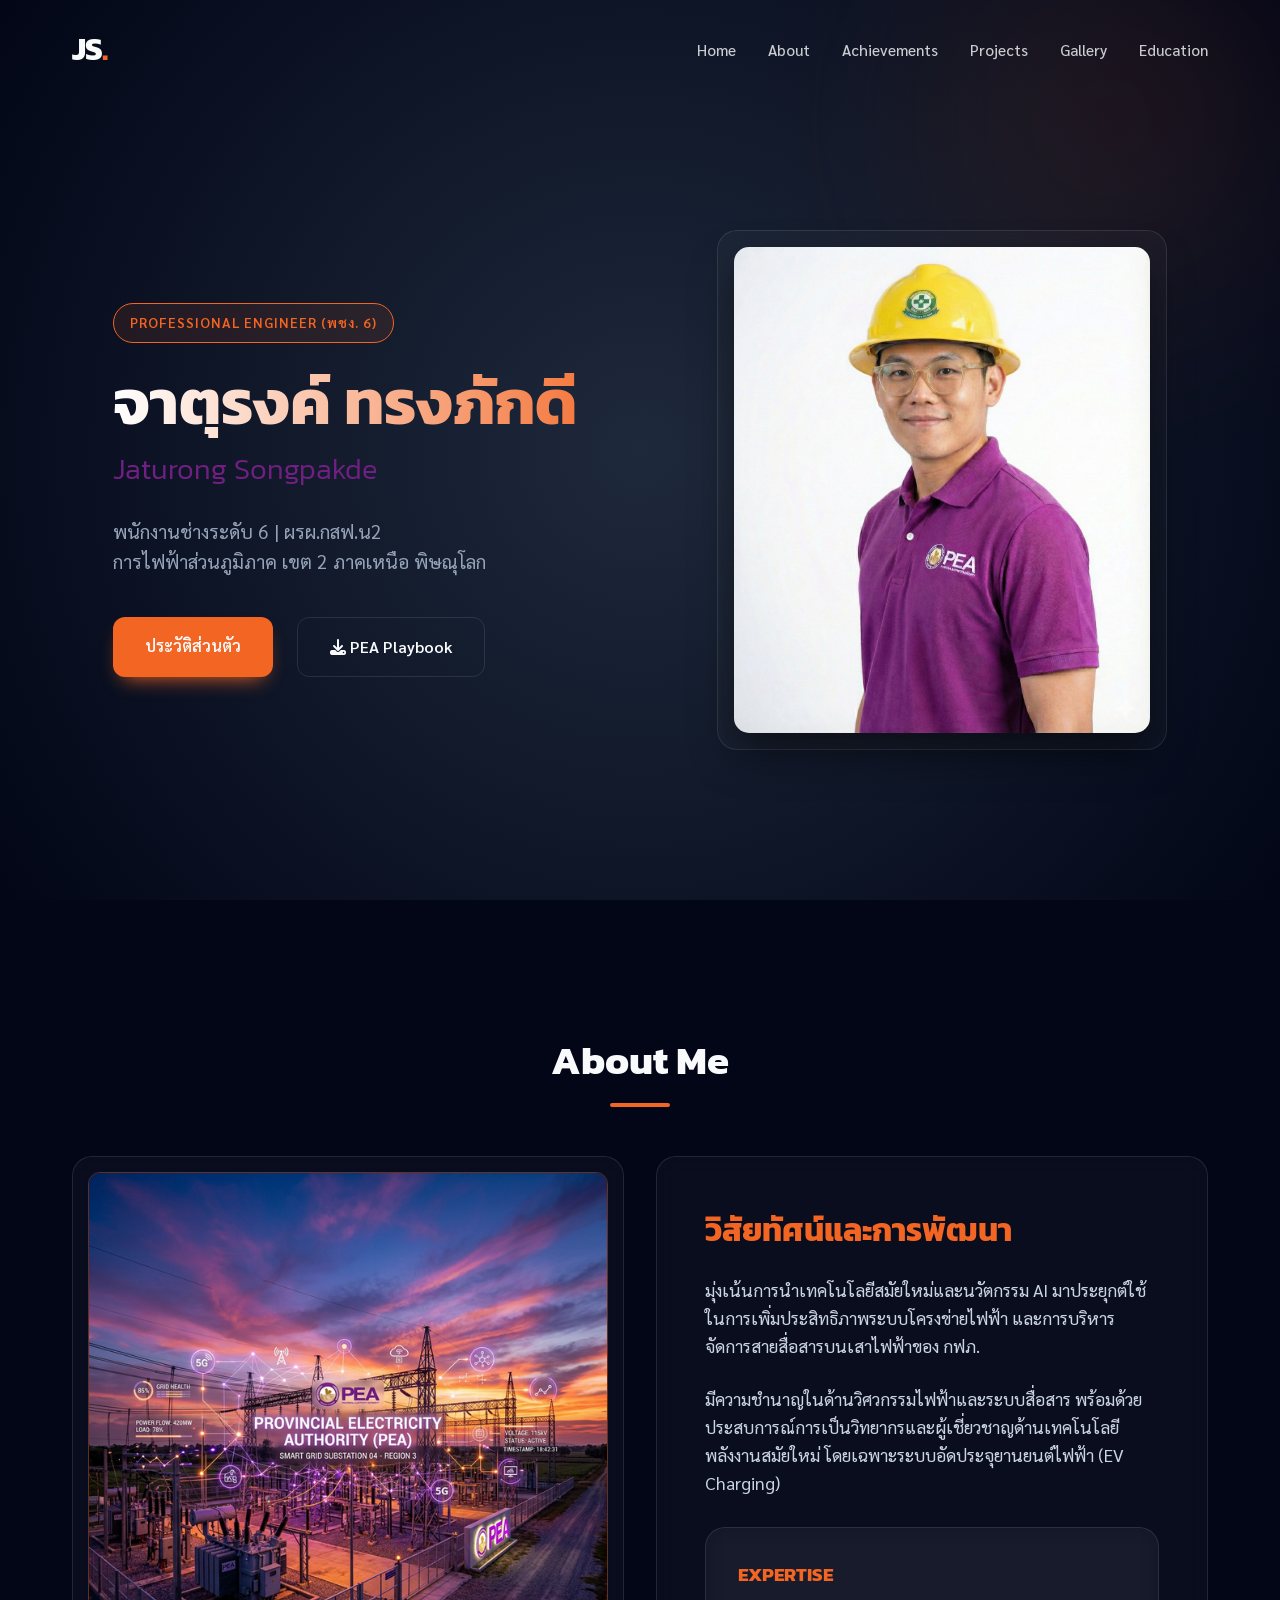
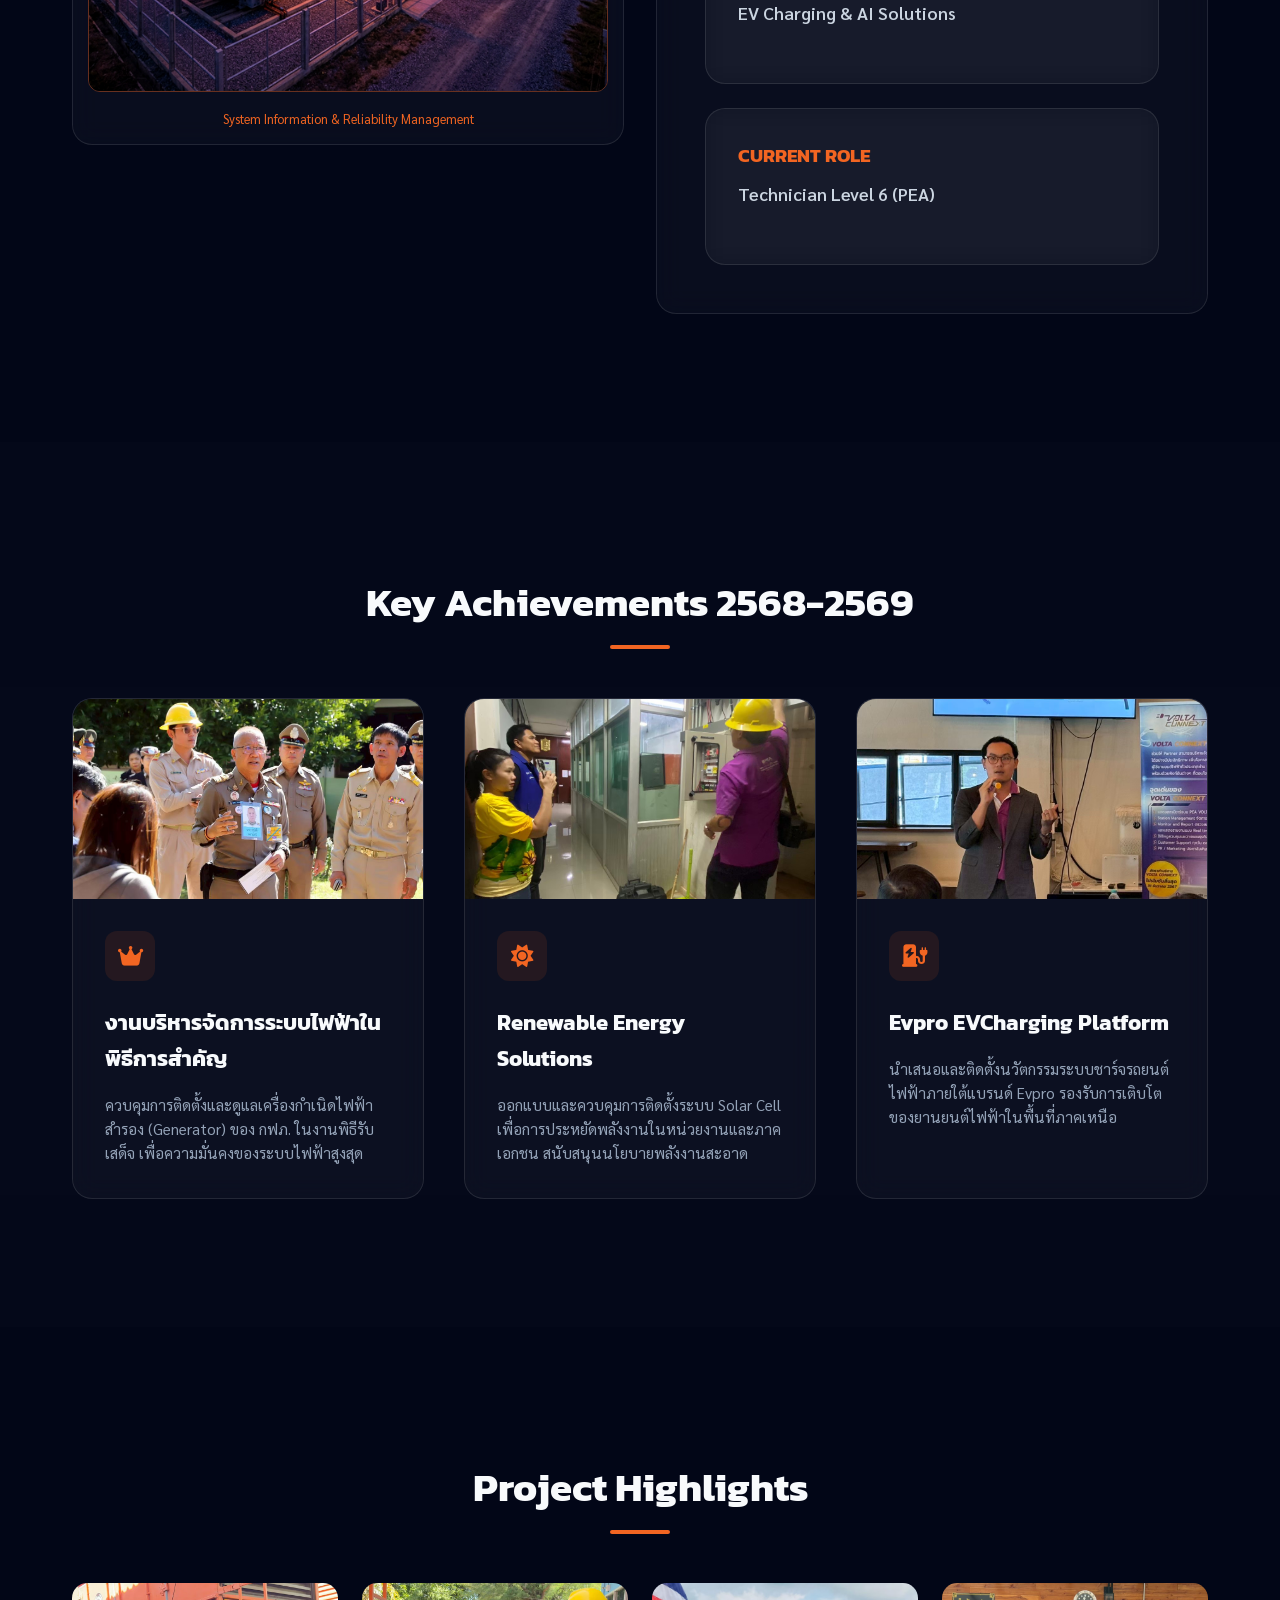
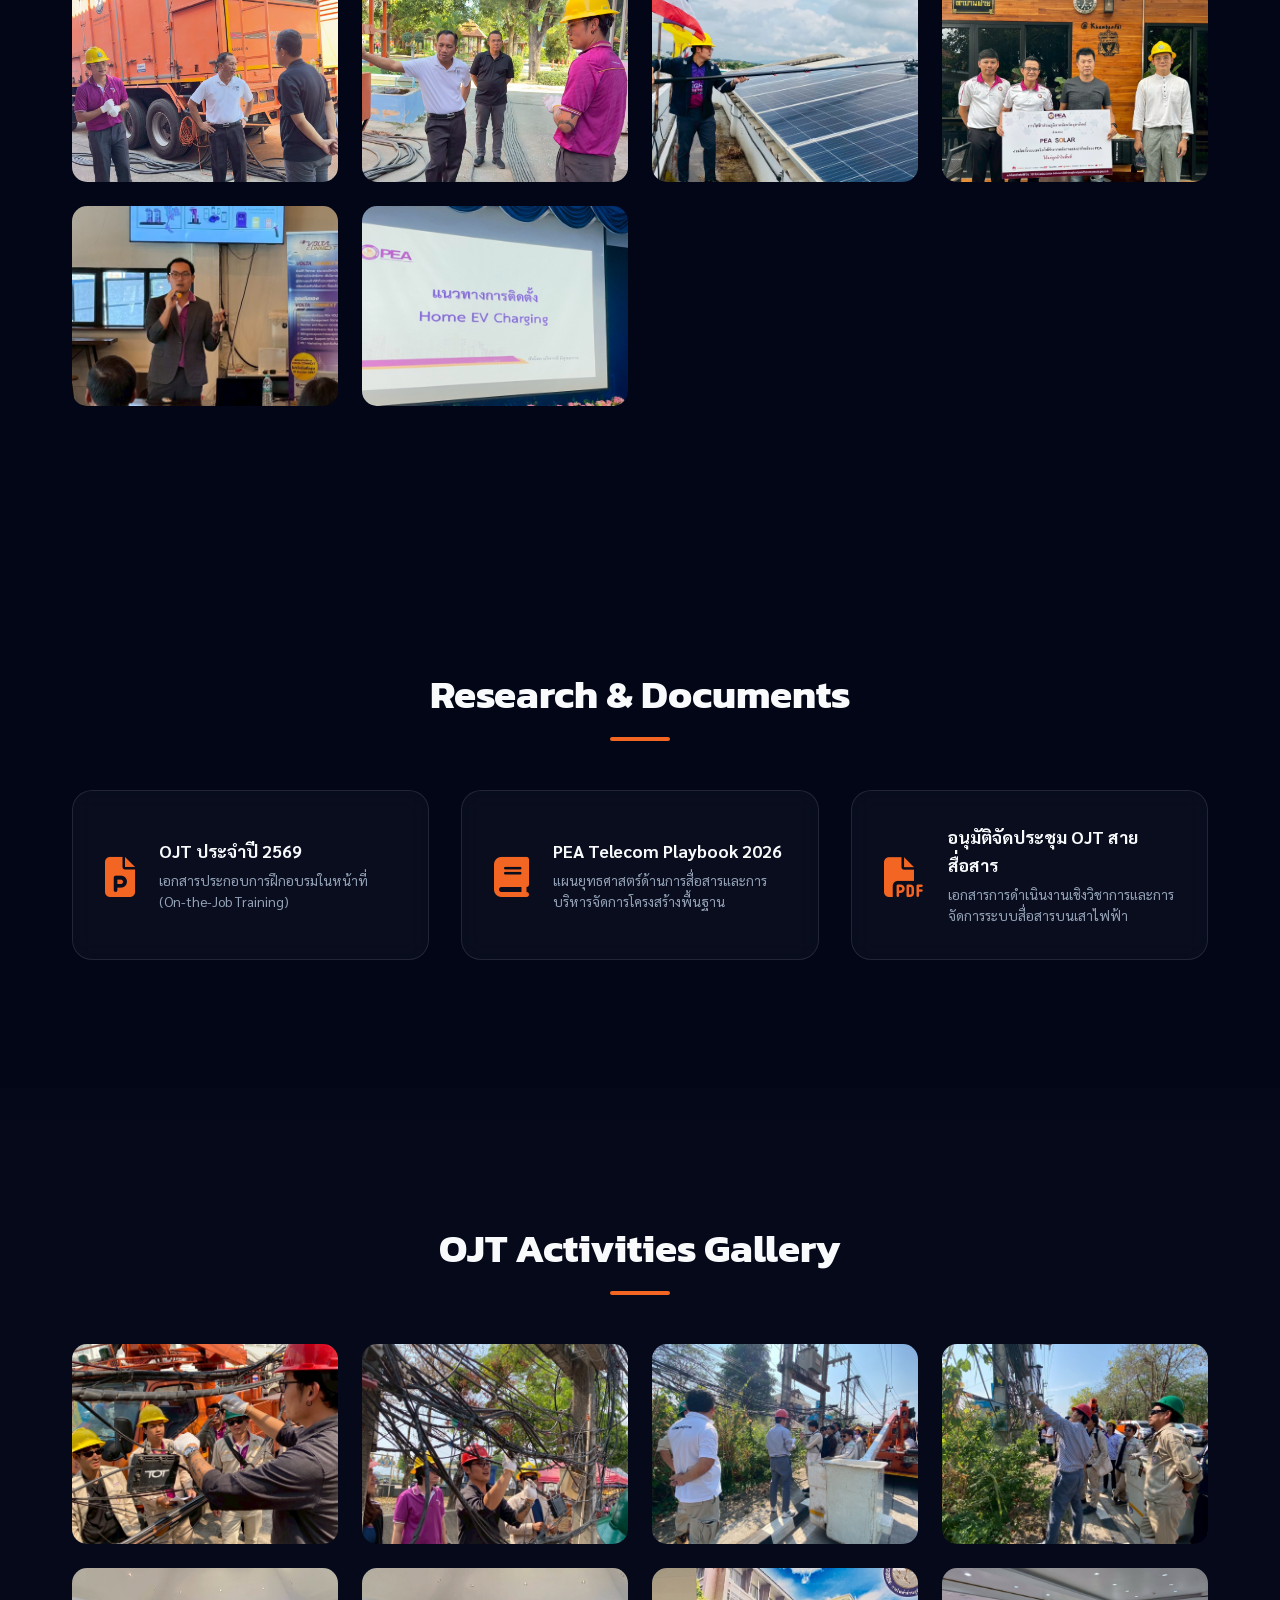
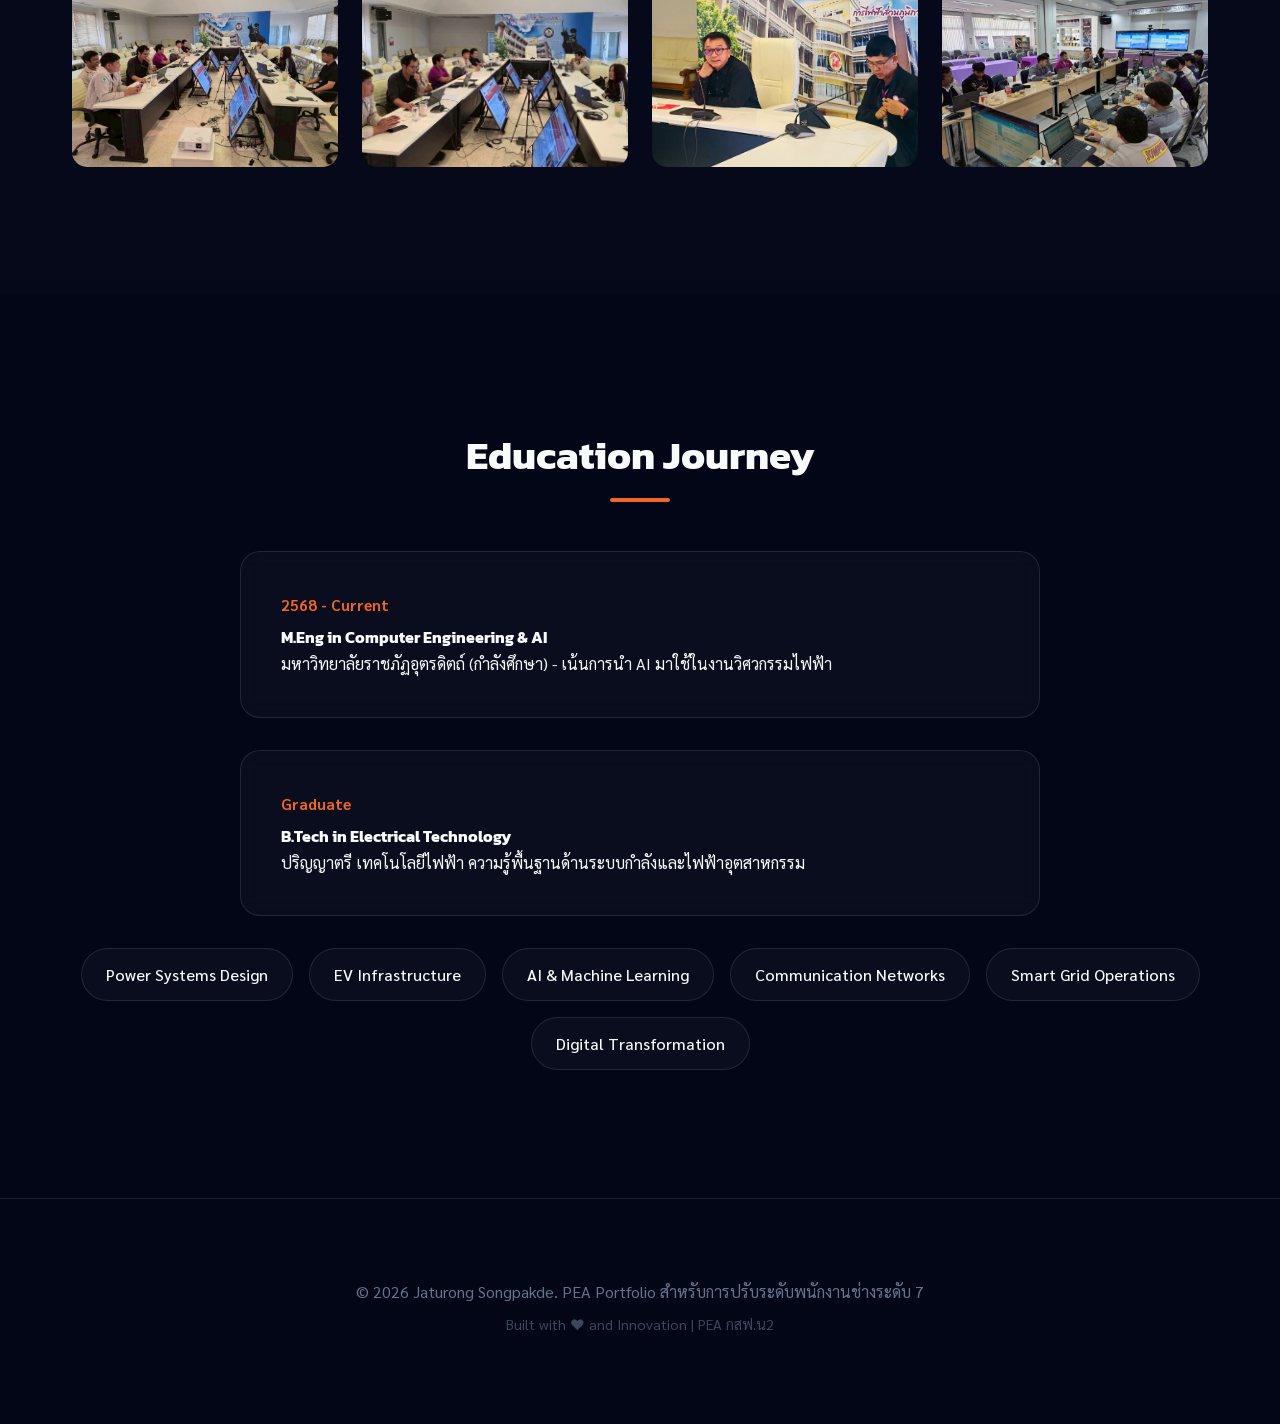
<file: index.html>
<!DOCTYPE html>
<html lang="th">
<head>
    <meta charset="UTF-8">
    <meta name="viewport" content="width=device-width, initial-scale=1.0">
    <title>Jaturong Songpakde | E-Portfolio</title>
    <link rel="stylesheet" href="style.css">
    <!-- Font Awesome -->
    <link rel="stylesheet" href="https://cdnjs.cloudflare.com/ajax/libs/font-awesome/6.4.0/css/all.min.css">
    <!-- AOS Animation Library -->
    <link href="https://unpkg.com/aos@2.3.1/dist/aos.css" rel="stylesheet">
</head>
<body>
    <div class="background-radial"></div>
    
    <!-- Navigation -->
    <nav id="navbar">
        <div class="container">
            <div class="logo">JS<span>.</span></div>
            <ul class="nav-links">
                <li><a href="#home">Home</a></li>
                <li><a href="#about">About</a></li>
                <li><a href="#achievements">Achievements</a></li>
                <li><a href="#projects">Projects</a></li>
                <li><a href="#gallery">Gallery</a></li>
                <li><a href="#education">Education</a></li>
            </ul>
        </div>
    </nav>

    <!-- Hero Section -->
    <header id="home" class="hero">
        <div class="container">
            <div class="hero-content" data-aos="fade-right">
                <span class="badge">Professional Engineer (พชง. 6)</span>
                <h1>จาตุรงค์ ทรงภักดี</h1>
                <h2 class="english-name">Jaturong Songpakde</h2>
                <p class="role">พนักงานช่างระดับ 6 | ผรผ.กสฟ.น2<br>การไฟฟ้าส่วนภูมิภาค เขต 2 ภาคเหนือ พิษณุโลก</p>
                <div class="hero-cta">
                    <a href="#about" class="btn btn-primary">ประวัติส่วนตัว</a>
                    <a href="assets/docs/PEA_Telecom_2026_Playbook.pdf" target="_blank" class="btn btn-outline"><i class="fas fa-download"></i> PEA Playbook</a>
                </div>
            </div>
            <div class="hero-image" data-aos="zoom-in" data-aos-delay="200">
                <div class="image-wrapper glass">
                    <img src="assets/images/profile.jpg" alt="Jaturong Songpakde">
                </div>
            </div>
        </div>
    </header>

    <!-- About Section -->
    <section id="about" class="section">
        <div class="container">
            <h3 class="section-title" data-aos="fade-up">About Me</h3>
            <div class="about-grid" style="grid-template-columns: 1fr 1fr; align-items: start;">
                <div class="about-images" data-aos="fade-right">
                    <div class="glass" style="padding: 15px;">
                        <img src="assets/images/hero.png" alt="Info Graphic" style="width: 100%; border-radius: 12px; border: 1px solid var(--primary-glow);">
                        <p style="text-align: center; margin-top: 10px; font-size: 0.8rem; color: var(--primary);">System Information & Reliability Management</p>
                    </div>
                </div>
                <div class="about-text glass" data-aos="fade-left">
                    <h2 class="kanit" style="font-size: 2rem; margin-bottom: 20px; color: var(--primary);">วิสัยทัศน์และการพัฒนา</h2>
                    <p>มุ่งเน้นการนำเทคโนโลยีสมัยใหม่และนวัตกรรม AI มาประยุกต์ใช้ในการเพิ่มประสิทธิภาพระบบโครงข่ายไฟฟ้า และการบริหารจัดการสายสื่อสารบนเสาไฟฟ้าของ กฟภ.</p>
                    <p>มีความชำนาญในด้านวิศวกรรมไฟฟ้าและระบบสื่อสาร พร้อมด้วยประสบการณ์การเป็นวิทยากรและผู้เชี่ยวชาญด้านเทคโนโลยีพลังงานสมัยใหม่ โดยเฉพาะระบบอัดประจุยานยนต์ไฟฟ้า (EV Charging)</p>
                    
                    <div class="stats-grid" style="margin-top: 30px;">
                        <div class="stat-card glass">
                            <h4>Expertise</h4>
                            <p>EV Charging & AI Solutions</p>
                        </div>
                        <div class="stat-card glass">
                            <h4>Current Role</h4>
                            <p>Technician Level 6 (PEA)</p>
                        </div>
                    </div>
                </div>
            </div>
        </div>
    </section>

    <!-- Achievements Section -->
    <section id="achievements" class="section bg-alt">
        <div class="container">
            <h3 class="section-title" data-aos="fade-up">Key Achievements 2568-2569</h3>
            <div class="cards-container">
                <!-- Achievement: Royal Event -->
                <div class="feature-card glass" data-aos="fade-up" data-aos-delay="100">
                    <div class="card-img-box">
                        <img src="assets/gallery/royal/royal_event 1.jpg" alt="Royal Event">
                    </div>
                    <div class="card-content">
                        <div class="icon-box"><i class="fas fa-crown"></i></div>
                        <h4>งานบริหารจัดการระบบไฟฟ้าในพิธีการสำคัญ</h4>
                        <p>ควบคุมการติดตั้งและดูแลเครื่องกำเนิดไฟฟ้าสำรอง (Generator) ของ กฟภ. ในงานพิธีรับเสด็จ เพื่อความมั่นคงของระบบไฟฟ้าสูงสุด</p>
                    </div>
                </div>
                <!-- Achievement: Solar Cell -->
                <div class="feature-card glass" data-aos="fade-up" data-aos-delay="200">
                    <div class="card-img-box">
                        <img src="assets/gallery/solar/Solar cell1.jpg" alt="Solar Cell Installation">
                    </div>
                    <div class="card-content">
                        <div class="icon-box"><i class="fas fa-sun"></i></div>
                        <h4>Renewable Energy Solutions</h4>
                        <p>ออกแบบและควบคุมการติดตั้งระบบ Solar Cell เพื่อการประหยัดพลังงานในหน่วยงานและภาคเอกชน สนับสนุนนโยบายพลังงานสะอาด</p>
                    </div>
                </div>
                <!-- Achievement: Evpro -->
                <div class="feature-card glass" data-aos="fade-up" data-aos-delay="300">
                    <div class="card-img-box">
                        <img src="assets/gallery/evpro/Evpro.jpg" alt="Evpro EVCharging">
                    </div>
                    <div class="card-content">
                        <div class="icon-box"><i class="fas fa-charging-station"></i></div>
                        <h4>Evpro EVCharging Platform</h4>
                        <p>นำเสนอและติดตั้งนวัตกรรมระบบชาร์จรถยนต์ไฟฟ้าภายใต้แบรนด์ Evpro รองรับการเติบโตของยานยนต์ไฟฟ้าในพื้นที่ภาคเหนือ</p>
                    </div>
                </div>
            </div>
        </div>
    </section>

    <!-- Additional Gallery Section -->
    <section class="section">
        <div class="container">
            <h3 class="section-title" data-aos="fade-up">Project Highlights</h3>
            <div class="gallery-grid">
                <!-- Royal Event Gallery -->
                <div class="gallery-item" data-aos="zoom-in"><img src="assets/gallery/royal/royal_event2.jpg" alt="Royal Event 2"></div>
                <div class="gallery-item" data-aos="zoom-in" data-aos-delay="50"><img src="assets/gallery/royal/royal_event3.jpg" alt="Royal Event 3"></div>
                <!-- Solar Gallery -->
                <div class="gallery-item" data-aos="zoom-in" data-aos-delay="100"><img src="assets/gallery/solar/Solar cell2.jpg" alt="Solar 2"></div>
                <div class="gallery-item" data-aos="zoom-in" data-aos-delay="150"><img src="assets/gallery/solar/Solar cell3.jpg" alt="Solar 3"></div>
                <!-- Evpro Gallery -->
                <div class="gallery-item" data-aos="zoom-in" data-aos-delay="200"><img src="assets/gallery/evpro/Evpro1.jpg" alt="Evpro 1"></div>
                <div class="gallery-item" data-aos="zoom-in" data-aos-delay="250"><img src="assets/gallery/evpro/Evpro2.jpg" alt="Evpro 2"></div>
            </div>
        </div>
    </section>

    <!-- Documents / Specialized Projects Section -->
    <section id="projects" class="section">
        <div class="container">
            <h3 class="section-title" data-aos="fade-up">Research & Documents</h3>
            <div class="docs-list">
                <!-- Doc 1 -->
                <a href="assets/docs/OJT ปี 69pptx_260220_163313_compressed.pdf" target="_blank" class="doc-card glass" data-aos="zoom-in" style="text-decoration: none; color: inherit;">
                    <div class="doc-icon"><i class="fas fa-file-powerpoint"></i></div>
                    <div class="doc-info">
                        <h5>OJT ประจำปี 2569</h5>
                        <p>เอกสารประกอบการฝึกอบรมในหน้าที่ (On-the-Job Training)</p>
                    </div>
                </a>
                <!-- Doc 2 -->
                <a href="assets/docs/PEA_Telecom_2026_Playbook.pdf" target="_blank" class="doc-card glass" data-aos="zoom-in" data-aos-delay="100" style="text-decoration: none; color: inherit;">
                    <div class="doc-icon"><i class="fas fa-book"></i></div>
                    <div class="doc-info">
                        <h5>PEA Telecom Playbook 2026</h5>
                        <p>แผนยุทธศาสตร์ด้านการสื่อสารและการบริหารจัดการโครงสร้างพื้นฐาน</p>
                    </div>
                </a>
                <!-- Doc 3 -->
                <a href="assets/docs/น.2 กบล ธท 184   -ขออนมุัติประชุม OJT เกี่ยวกับสายสื่อสาร.pdf" target="_blank" class="doc-card glass" data-aos="zoom-in" data-aos-delay="200" style="text-decoration: none; color: inherit;">
                    <div class="doc-icon"><i class="fas fa-file-pdf"></i></div>
                    <div class="doc-info">
                        <h5>อนุมัติจัดประชุม OJT สายสื่อสาร</h5>
                        <p>เอกสารการดำเนินงานเชิงวิชาการและการจัดการระบบสื่อสารบนเสาไฟฟ้า</p>
                    </div>
                </a>
            </div>
        </div>
    </section>

    <!-- Gallery Section -->
    <section id="gallery" class="section bg-alt">
        <div class="container">
            <h3 class="section-title" data-aos="fade-up">OJT Activities Gallery</h3>
            <div class="gallery-grid">
                <div class="gallery-item" data-aos="fade-up"><img src="assets/gallery/LINE_ALBUM_ผลงาน_260315_1.jpg" alt="Work Photo 1"></div>
                <div class="gallery-item" data-aos="fade-up" data-aos-delay="50"><img src="assets/gallery/LINE_ALBUM_ผลงาน_260315_2.jpg" alt="Work Photo 2"></div>
                <div class="gallery-item" data-aos="fade-up" data-aos-delay="100"><img src="assets/gallery/LINE_ALBUM_ผลงาน_260315_3.jpg" alt="Work Photo 3"></div>
                <div class="gallery-item" data-aos="fade-up" data-aos-delay="150"><img src="assets/gallery/LINE_ALBUM_ผลงาน_260315_4.jpg" alt="Work Photo 4"></div>
                <div class="gallery-item" data-aos="fade-up" data-aos-delay="200"><img src="assets/gallery/LINE_ALBUM_ผลงาน_260315_5.jpg" alt="Work Photo 5"></div>
                <div class="gallery-item" data-aos="fade-up" data-aos-delay="250"><img src="assets/gallery/LINE_ALBUM_ผลงาน_260315_6.jpg" alt="Work Photo 6"></div>
                <div class="gallery-item" data-aos="fade-up"><img src="assets/gallery/LINE_ALBUM_ผลงาน_260315_7.jpg" alt="Work Photo 7"></div>
                <div class="gallery-item" data-aos="fade-up" data-aos-delay="50"><img src="assets/gallery/LINE_ALBUM_ผลงาน_260315_8.jpg" alt="Work Photo 8"></div>
            </div>
        </div>
    </section>

    <!-- Education Section -->
    <section id="education" class="section">
        <div class="container">
            <h3 class="section-title" data-aos="fade-up">Education Journey</h3>
            <div class="timeline">
                <div class="timeline-item glass" data-aos="fade-right">
                    <span class="year">2568 - Current</span>
                    <h4>M.Eng in Computer Engineering & AI</h4>
                    <p>มหาวิทยาลัยราชภัฏอุตรดิตถ์ (กำลังศึกษา) - เน้นการนำ AI มาใช้ในงานวิศวกรรมไฟฟ้า</p>
                </div>
                <div class="timeline-item glass" data-aos="fade-left">
                    <span class="year">Graduate</span>
                    <h4>B.Tech in Electrical Technology</h4>
                    <p>ปริญญาตรี เทคโนโลยีไฟฟ้า ความรู้พื้นฐานด้านระบบกำลังและไฟฟ้าอุตสาหกรรม</p>
                </div>
            </div>

            <div class="skills-grid" data-aos="fade-up">
                <span class="skill-badge">Power Systems Design</span>
                <span class="skill-badge">EV Infrastructure</span>
                <span class="skill-badge">AI & Machine Learning</span>
                <span class="skill-badge">Communication Networks</span>
                <span class="skill-badge">Smart Grid Operations</span>
                <span class="skill-badge">Digital Transformation</span>
            </div>
        </div>
    </section>

    <footer>
        <div class="container">
            <p>&copy; 2026 Jaturong Songpakde. PEA Portfolio สำหรับการปรับระดับพนักงานช่างระดับ 7</p>
            <p style="opacity: 0.6; font-size: 0.9rem;">Built with ❤️ and Innovation | PEA กสฟ.น2</p>
        </div>
    </footer>

    <!-- Scripts -->
    <script src="https://unpkg.com/aos@2.3.1/dist/aos.js"></script>
    <script>
        AOS.init({
            duration: 800,
            once: true,
            offset: 100
        });

        // Smooth scrolling
        document.querySelectorAll('a[href^="#"]').forEach(anchor => {
            anchor.addEventListener('click', function (e) {
                if (this.getAttribute('href') !== '#') {
                    e.preventDefault();
                    document.querySelector(this.getAttribute('href')).scrollIntoView({
                        behavior: 'smooth'
                    });
                }
            });
        });

        // Navbar scroll effect
        window.addEventListener('scroll', () => {
            const nav = document.getElementById('navbar');
            if (window.scrollY > 50) {
                nav.classList.add('scrolled');
            } else {
                nav.classList.remove('scrolled');
            }
        });
    </script>
</body>
</html>
<!-- Last Update: 03/15/2026 14:02:30 -->
</file>
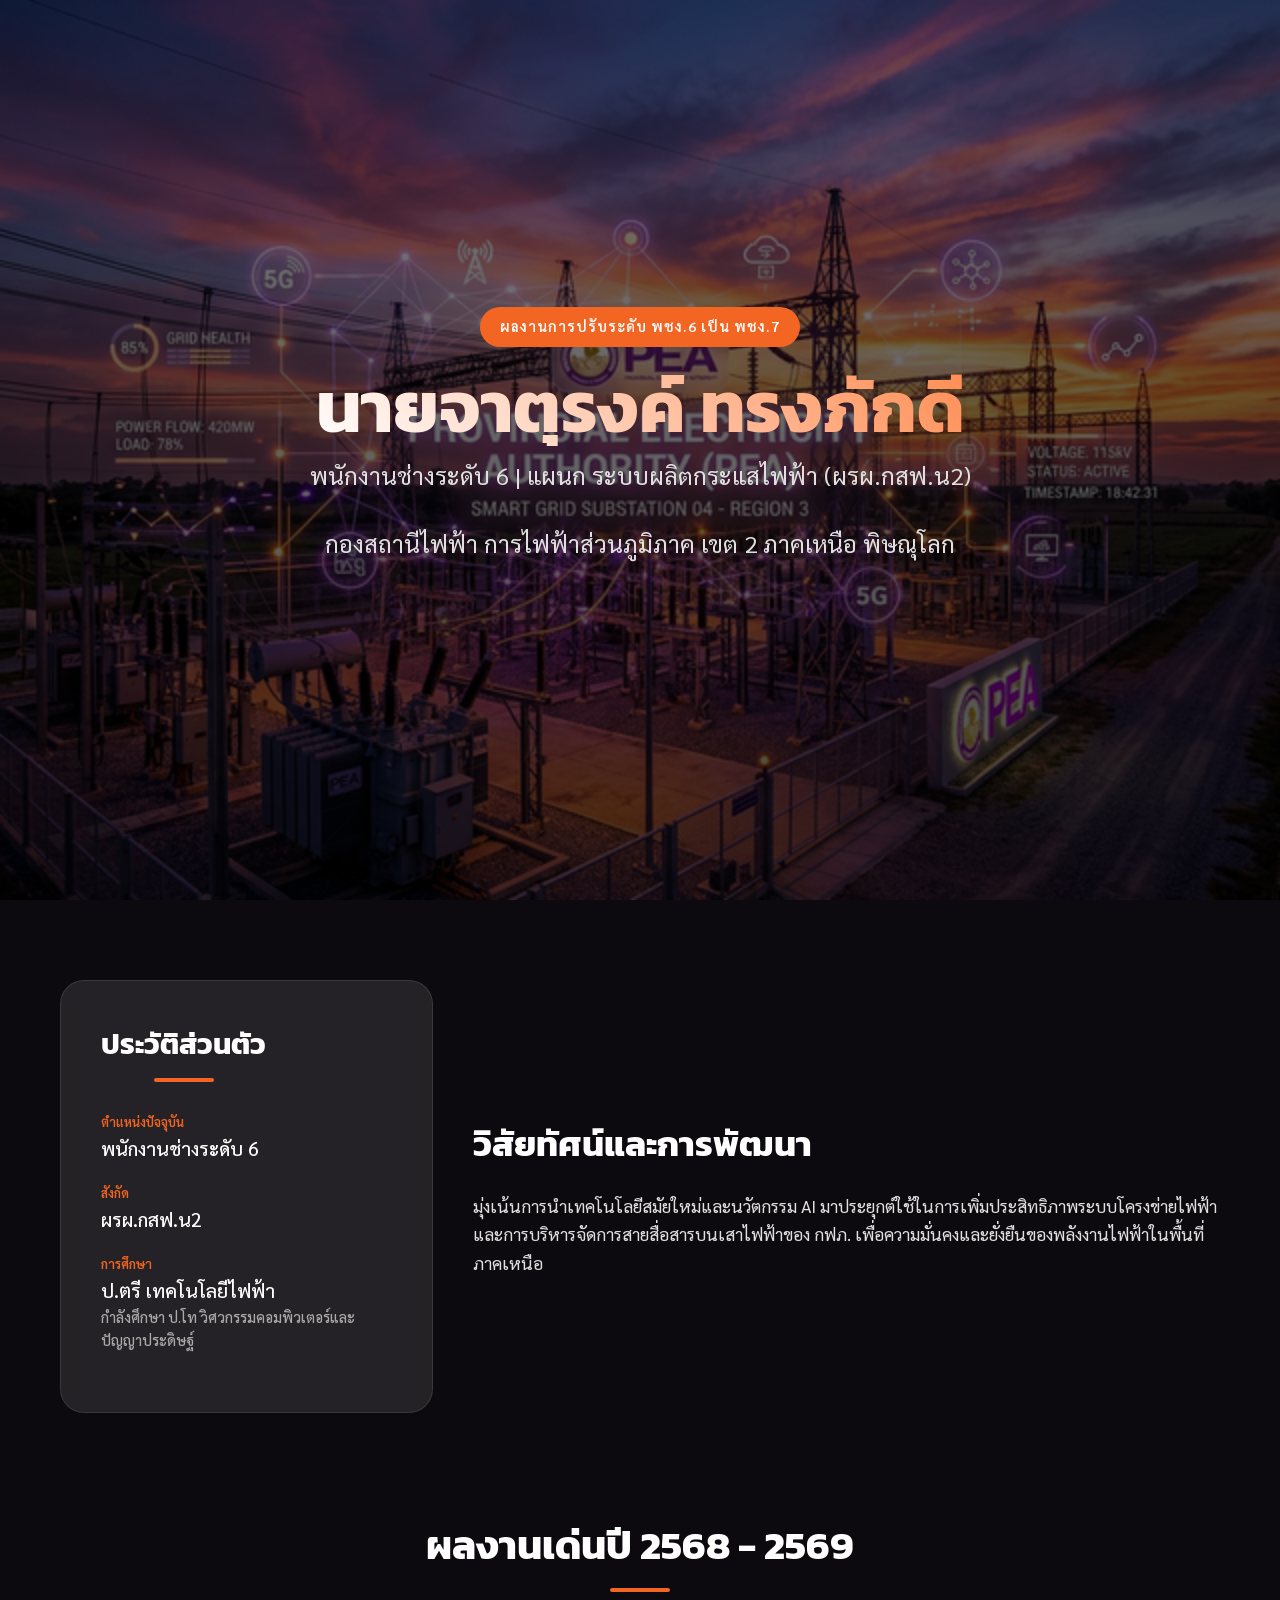
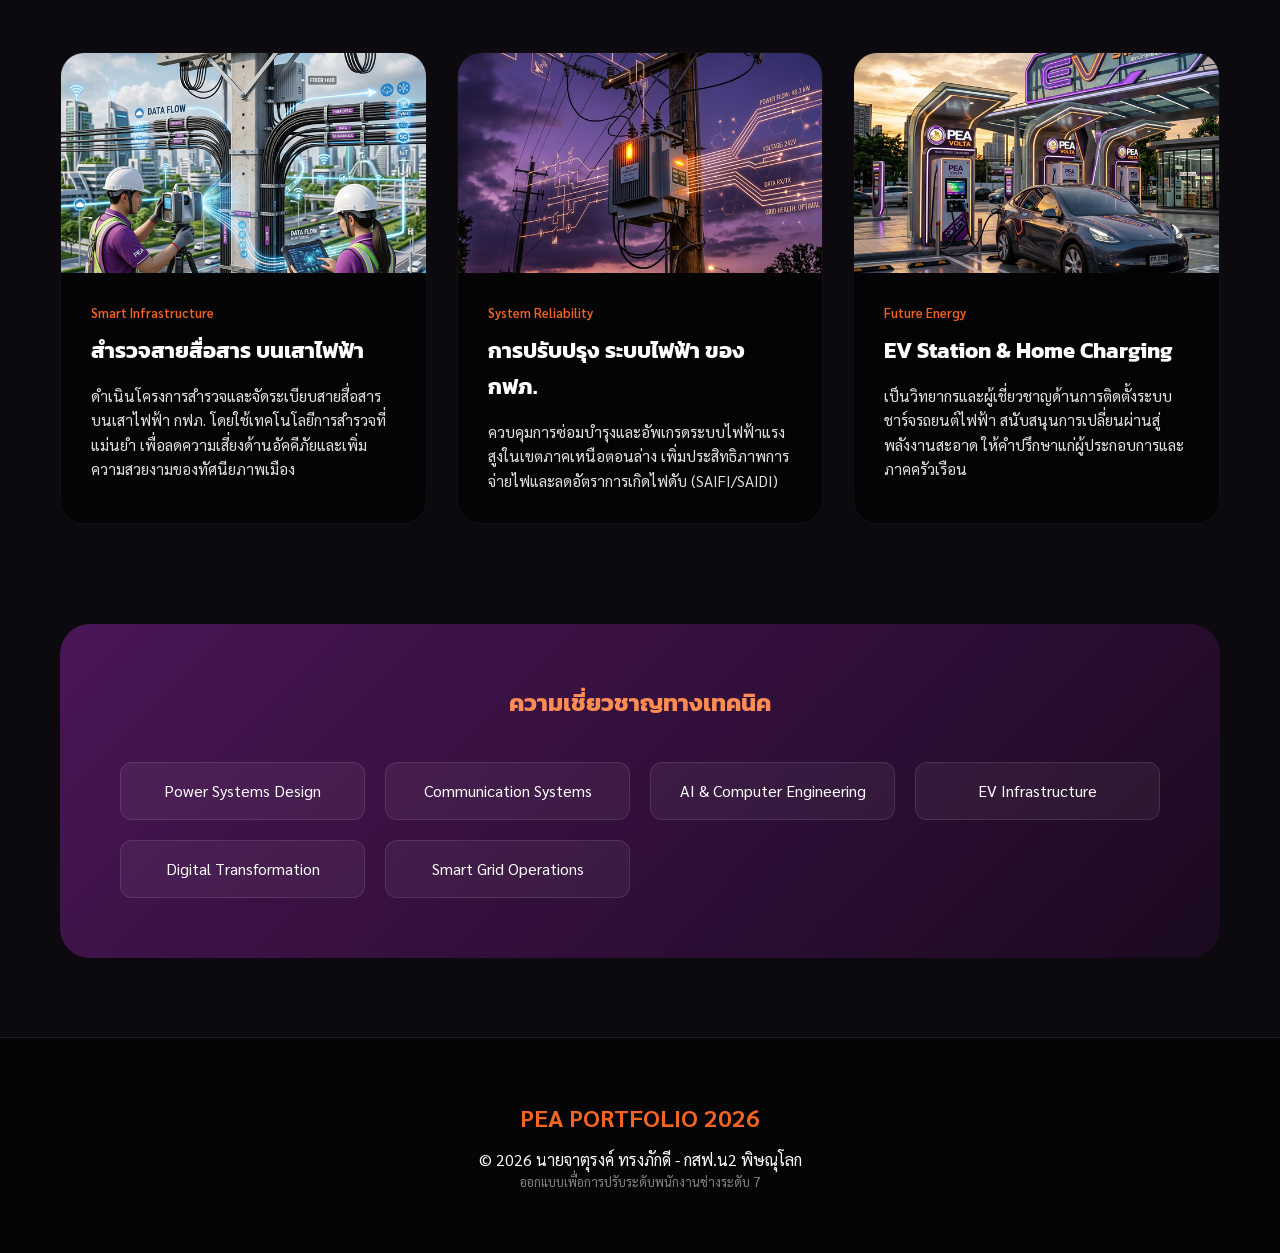
<file: google data/index.html>
<!DOCTYPE html>
<html lang="th">
<head>
    <meta charset="UTF-8">
    <meta name="viewport" content="width=device-width, initial-scale=1.0">
    <title>ผลงานประจำปี 2568-2569 | นายจาตุรงค์ ทรงภักดี</title>
    <link rel="stylesheet" href="style.css">
    <link rel="stylesheet" href="https://cdnjs.cloudflare.com/ajax/libs/font-awesome/6.4.0/css/all.min.css">
    <!-- AOS Animation Library -->
    <link href="https://unpkg.com/aos@2.3.1/dist/aos.css" rel="stylesheet">
</head>
<body>

    <div class="bg-circles">
        <div class="circle circle-1"></div>
        <div class="circle circle-2"></div>
    </div>

    <!-- Hero Section -->
    <section class="hero">
        <div class="hero-content" data-aos="fade-up">
            <span class="badge">ผลงานการปรับระดับ พชง.6 เป็น พชง.7</span>
            <h1>นายจาตุรงค์ ทรงภักดี</h1>
            <p>พนักงานช่างระดับ 6 | แผนก ระบบผลิตกระแสไฟฟ้า (ผรผ.กสฟ.น2)</p>
            <p>กองสถานีไฟฟ้า การไฟฟ้าส่วนภูมิภาค เขต 2 ภาคเหนือ พิษณุโลก</p>
        </div>
    </section>

    <div class="container">
        
        <!-- Profile Section -->
        <section class="profile-grid">
            <div class="profile-info" data-aos="fade-right">
                <div class="section-title" style="text-align: left; margin-bottom: 30px;">
                    <h2 style="font-size: 1.8rem;">ประวัติส่วนตัว</h2>
                </div>
                <div class="info-item">
                    <div class="info-label">ตำแหน่งปัจจุบัน</div>
                    <div class="info-value">พนักงานช่างระดับ 6</div>
                </div>
                <div class="info-item">
                    <div class="info-label">สังกัด</div>
                    <div class="info-value">ผรผ.กสฟ.น2</div>
                </div>
                <div class="info-item">
                    <div class="info-label">การศึกษา</div>
                    <div class="info-value">ป.ตรี เทคโนโลยีไฟฟ้า</div>
                    <div class="info-value" style="font-size: 0.9rem; color: #aaa;">กำลังศึกษา ป.โท วิศวกรรมคอมพิวเตอร์และปัญญาประดิษฐ์</div>
                </div>
            </div>
            
            <div data-aos="fade-left">
                <h2 class="kanit" style="font-size: 2.2rem; margin-bottom: 20px;">วิสัยทัศน์และการพัฒนา</h2>
                <p style="font-size: 1.1rem; color: var(--text-muted);">
                    มุ่งเน้นการนำเทคโนโลยีสมัยใหม่และนวัตกรรม AI มาประยุกต์ใช้ในการเพิ่มประสิทธิภาพระบบโครงข่ายไฟฟ้า 
                    และการบริหารจัดการสายสื่อสารบนเสาไฟฟ้าของ กฟภ. เพื่อความมั่นคงและยั่งยืนของพลังงานไฟฟ้าในพื้นที่ภาคเหนือ
                </p>
            </div>
        </section>

        <!-- Achievements Section -->
        <section id="achievements">
            <div class="section-title" data-aos="zoom-in">
                <h2>ผลงานเด่นปี 2568 - 2569</h2>
            </div>

            <div class="achievements-grid">
                <!-- Topic 1 -->
                <div class="card" data-aos="fade-up" data-aos-delay="100">
                    <div class="card-img">
                        <img src="images/cables.png" alt="สำรวจสายสื่อสาร">
                    </div>
                    <div class="card-body">
                        <span class="card-tag">Smart Infrastructure</span>
                        <h3>สำรวจสายสื่อสาร บนเสาไฟฟ้า</h3>
                        <p>ดำเนินโครงการสำรวจและจัดระเบียบสายสื่อสารบนเสาไฟฟ้า กฟภ. โดยใช้เทคโนโลยีการสำรวจที่แม่นยำ เพื่อลดความเสี่ยงด้านอัคคีภัยและเพิ่มความสวยงามของทัศนียภาพเมือง</p>
                    </div>
                </div>

                <!-- Topic 2 -->
                <div class="card" data-aos="fade-up" data-aos-delay="200">
                    <div class="card-img">
                        <img src="images/grid.png" alt="ปรับปรุงระบบไฟฟ้า">
                    </div>
                    <div class="card-body">
                        <span class="card-tag">System Reliability</span>
                        <h3>การปรับปรุง ระบบไฟฟ้า ของ กฟภ.</h3>
                        <p>ควบคุมการซ่อมบำรุงและอัพเกรดระบบไฟฟ้าแรงสูงในเขตภาคเหนือตอนล่าง เพิ่มประสิทธิภาพการจ่ายไฟและลดอัตราการเกิดไฟดับ (SAIFI/SAIDI)</p>
                    </div>
                </div>

                <!-- Topic 3 -->
                <div class="card" data-aos="fade-up" data-aos-delay="300">
                    <div class="card-img">
                        <img src="images/ev.png" alt="EV Station">
                    </div>
                    <div class="card-body">
                        <span class="card-tag">Future Energy</span>
                        <h3>EV Station & Home Charging</h3>
                        <p>เป็นวิทยากรและผู้เชี่ยวชาญด้านการติดตั้งระบบชาร์จรถยนต์ไฟฟ้า สนับสนุนการเปลี่ยนผ่านสู่พลังงานสะอาด ให้คำปรึกษาแก่ผู้ประกอบการและภาคครัวเรือน</p>
                    </div>
                </div>
            </div>
        </section>

        <!-- Technical Skills / Knowledge -->
        <section class="skills-container" data-aos="flip-up">
            <h2 class="kanit" style="text-align: center; margin-bottom: 40px; color: var(--pea-orange-glow);">ความเชี่ยวชาญทางเทคนิค</h2>
            <div class="skills-grid">
                <div class="skill-tag">Power Systems Design</div>
                <div class="skill-tag">Communication Systems</div>
                <div class="skill-tag">AI & Computer Engineering</div>
                <div class="skill-tag">EV Infrastructure</div>
                <div class="skill-tag">Digital Transformation</div>
                <div class="skill-tag">Smart Grid Operations</div>
            </div>
        </section>

    </div>

    <footer>
        <div class="footer-logo">PEA PORTFOLIO 2026</div>
        <p>© 2026 นายจาตุรงค์ ทรงภักดี - กสฟ.น2 พิษณุโลก</p>
        <p style="font-size: 0.8rem; opacity: 0.5;">ออกแบบเพื่อการปรับระดับพนักงานช่างระดับ 7</p>
    </footer>

    <!-- Scripts -->
    <script src="https://unpkg.com/aos@2.3.1/dist/aos.js"></script>
    <script>
        AOS.init({
            duration: 1000,
            once: true,
            easing: 'ease-out-back'
        });
    </script>
</body>
</html>
</file>
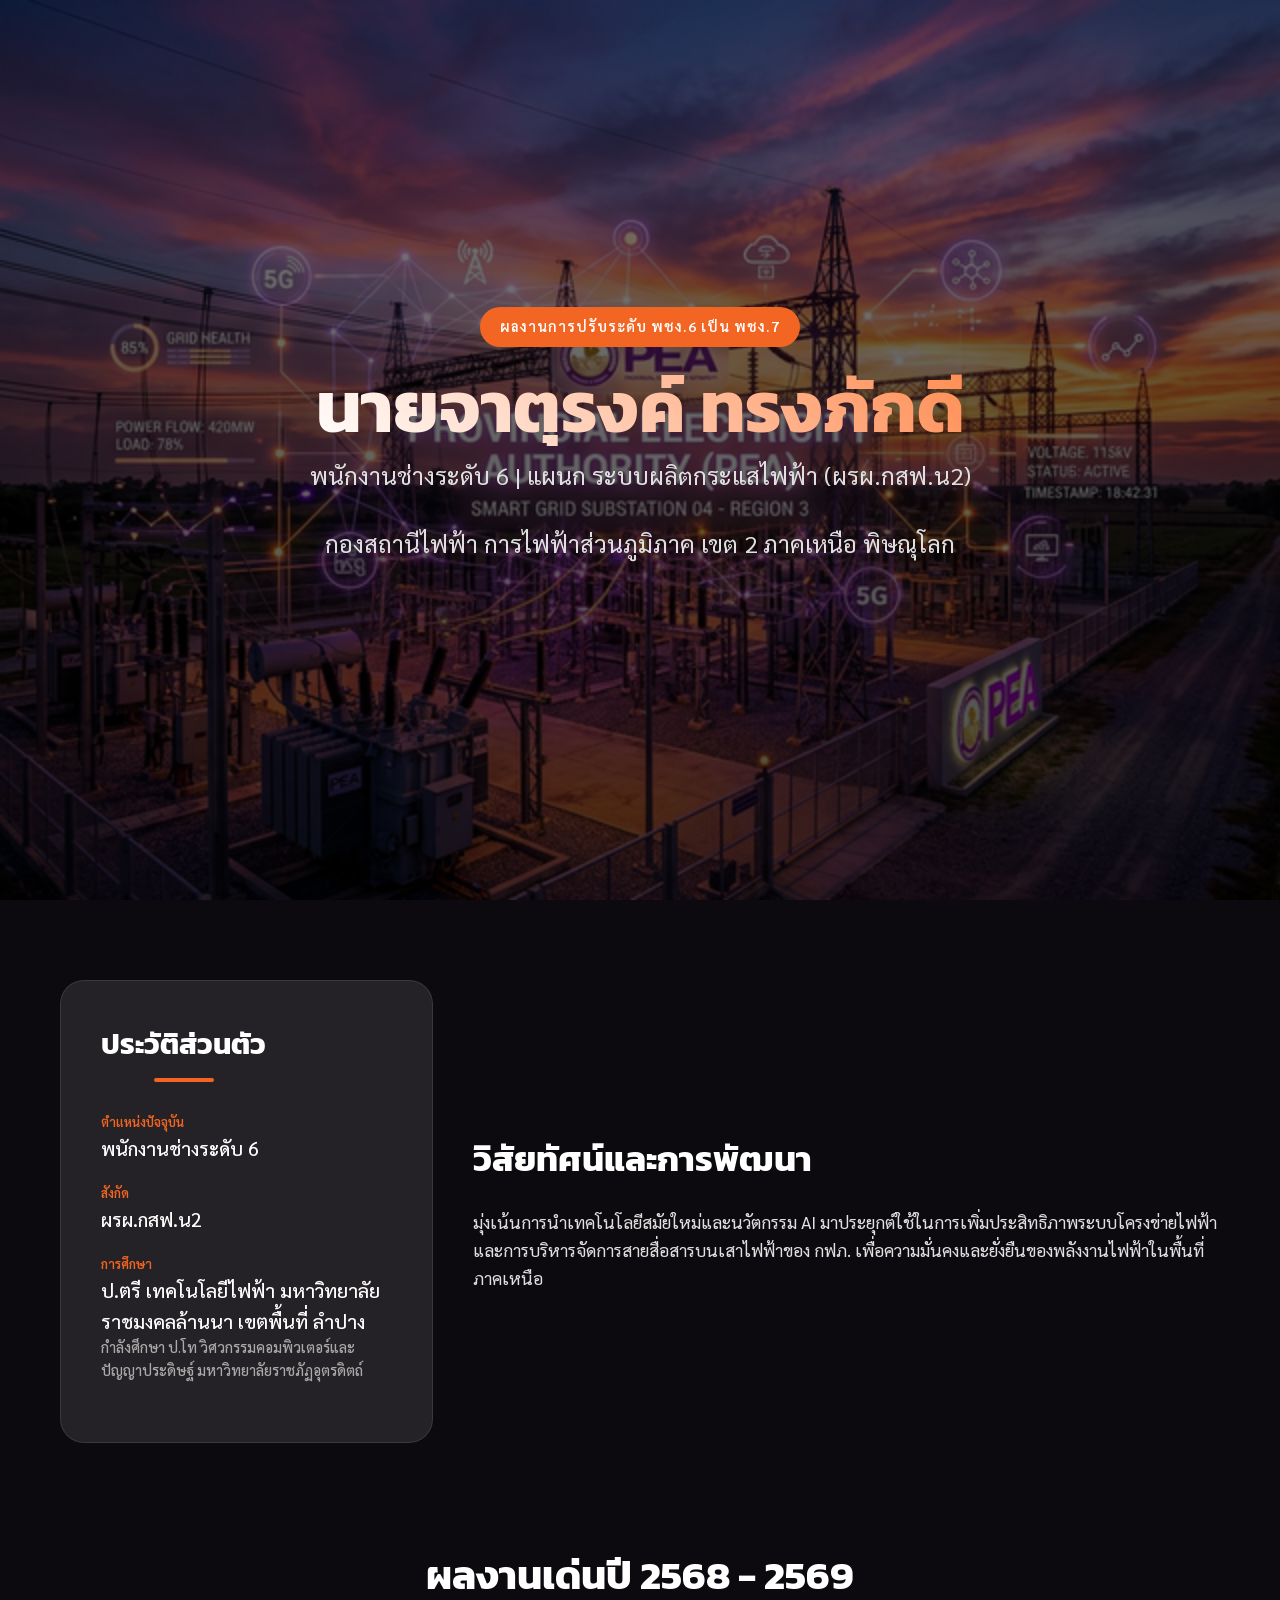
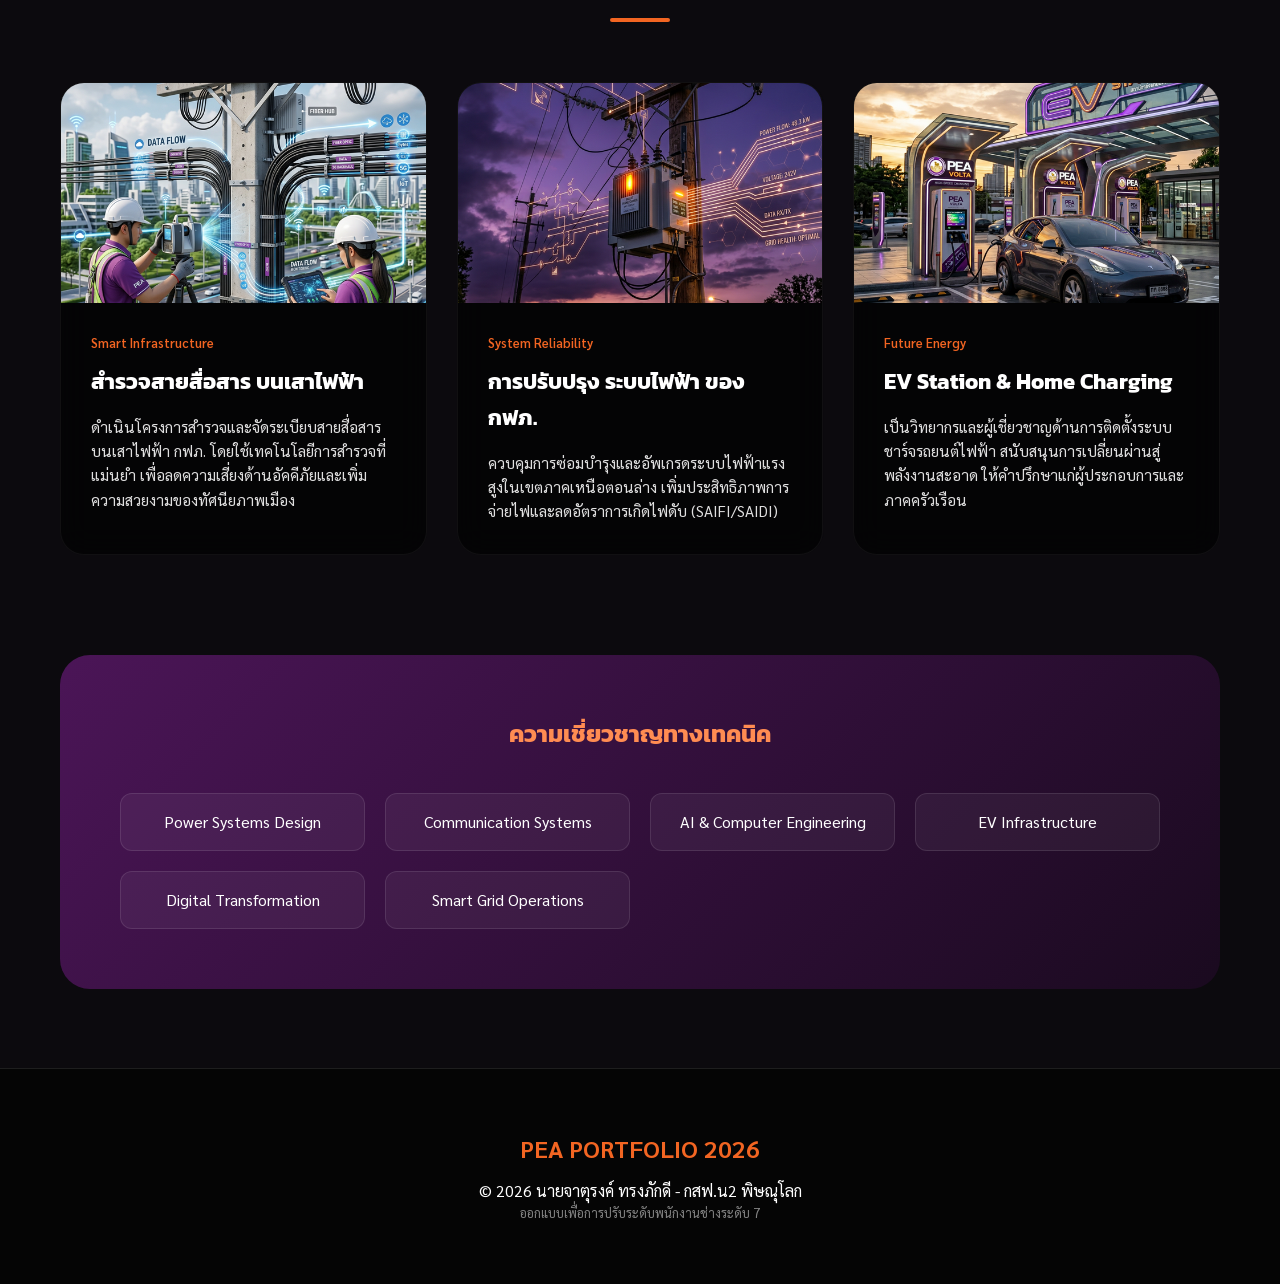
<file: Mark 2/portfolio/index.html>
<!DOCTYPE html>
<html lang="th">
<head>
    <meta charset="UTF-8">
    <meta name="viewport" content="width=device-width, initial-scale=1.0">
    <title>ผลงานประจำปี 2568-2569 | นายจาตุรงค์ ทรงภักดี</title>
    <link rel="stylesheet" href="style.css">
    <link rel="stylesheet" href="https://cdnjs.cloudflare.com/ajax/libs/font-awesome/6.4.0/css/all.min.css">
    <!-- AOS Animation Library -->
    <link href="https://unpkg.com/aos@2.3.1/dist/aos.css" rel="stylesheet">
</head>
<body>

    <div class="bg-circles">
        <div class="circle circle-1"></div>
        <div class="circle circle-2"></div>
    </div>

    <!-- Hero Section -->
    <section class="hero">
        <div class="hero-content" data-aos="fade-up">
            <span class="badge">ผลงานการปรับระดับ พชง.6 เป็น พชง.7</span>
            <h1>นายจาตุรงค์ ทรงภักดี</h1>
            <p>พนักงานช่างระดับ 6 | แผนก ระบบผลิตกระแสไฟฟ้า (ผรผ.กสฟ.น2)</p>
            <p>กองสถานีไฟฟ้า การไฟฟ้าส่วนภูมิภาค เขต 2 ภาคเหนือ พิษณุโลก</p>
        </div>
    </section>

    <div class="container">
        
        <!-- Profile Section -->
        <section class="profile-grid">
            <div class="profile-info" data-aos="fade-right">
                <div class="section-title" style="text-align: left; margin-bottom: 30px;">
                    <h2 style="font-size: 1.8rem;">ประวัติส่วนตัว</h2>
                </div>
                <div class="info-item">
                    <div class="info-label">ตำแหน่งปัจจุบัน</div>
                    <div class="info-value">พนักงานช่างระดับ 6</div>
                </div>
                <div class="info-item">
                    <div class="info-label">สังกัด</div>
                    <div class="info-value">ผรผ.กสฟ.น2</div>
                </div>
                <div class="info-item">
                    <div class="info-label">การศึกษา</div>
                    <div class="info-value">ป.ตรี เทคโนโลยีไฟฟ้า มหาวิทยาลัยราชมงคลล้านนา เขตพื้นที่ ลำปาง </div>
                    <div class="info-value" style="font-size: 0.9rem; color: #aaa;">กำลังศึกษา ป.โท วิศวกรรมคอมพิวเตอร์และปัญญาประดิษฐ์ มหาวิทยาลัยราชภัฏอุตรดิตถ์ </div>
                </div>
            </div>
            
            <div data-aos="fade-left">
                <h2 class="kanit" style="font-size: 2.2rem; margin-bottom: 20px;">วิสัยทัศน์และการพัฒนา</h2>
                <p style="font-size: 1.1rem; color: var(--text-muted);">
                    มุ่งเน้นการนำเทคโนโลยีสมัยใหม่และนวัตกรรม AI มาประยุกต์ใช้ในการเพิ่มประสิทธิภาพระบบโครงข่ายไฟฟ้า 
                    และการบริหารจัดการสายสื่อสารบนเสาไฟฟ้าของ กฟภ. เพื่อความมั่นคงและยั่งยืนของพลังงานไฟฟ้าในพื้นที่ภาคเหนือ
                </p>
            </div>
        </section>

        <!-- Achievements Section -->
        <section id="achievements">
            <div class="section-title" data-aos="zoom-in">
                <h2>ผลงานเด่นปี 2568 - 2569</h2>
            </div>

            <div class="achievements-grid">
                <!-- Topic 1 -->
                <div class="card" data-aos="fade-up" data-aos-delay="100">
                    <div class="card-img">
                        <img src="images/cables.png" alt="สำรวจสายสื่อสาร">
                    </div>
                    <div class="card-body">
                        <span class="card-tag">Smart Infrastructure</span>
                        <h3>สำรวจสายสื่อสาร บนเสาไฟฟ้า</h3>
                        <p>ดำเนินโครงการสำรวจและจัดระเบียบสายสื่อสารบนเสาไฟฟ้า กฟภ. โดยใช้เทคโนโลยีการสำรวจที่แม่นยำ เพื่อลดความเสี่ยงด้านอัคคีภัยและเพิ่มความสวยงามของทัศนียภาพเมือง</p>
                    </div>
                </div>

                <!-- Topic 2 -->
                <div class="card" data-aos="fade-up" data-aos-delay="200">
                    <div class="card-img">
                        <img src="images/grid.png" alt="ปรับปรุงระบบไฟฟ้า">
                    </div>
                    <div class="card-body">
                        <span class="card-tag">System Reliability</span>
                        <h3>การปรับปรุง ระบบไฟฟ้า ของ กฟภ.</h3>
                        <p>ควบคุมการซ่อมบำรุงและอัพเกรดระบบไฟฟ้าแรงสูงในเขตภาคเหนือตอนล่าง เพิ่มประสิทธิภาพการจ่ายไฟและลดอัตราการเกิดไฟดับ (SAIFI/SAIDI)</p>
                    </div>
                </div>

                <!-- Topic 3 -->
                <div class="card" data-aos="fade-up" data-aos-delay="300">
                    <div class="card-img">
                        <img src="images/ev.png" alt="EV Station">
                    </div>
                    <div class="card-body">
                        <span class="card-tag">Future Energy</span>
                        <h3>EV Station & Home Charging</h3>
                        <p>เป็นวิทยากรและผู้เชี่ยวชาญด้านการติดตั้งระบบชาร์จรถยนต์ไฟฟ้า สนับสนุนการเปลี่ยนผ่านสู่พลังงานสะอาด ให้คำปรึกษาแก่ผู้ประกอบการและภาคครัวเรือน</p>
                    </div>
                </div>
            </div>
        </section>

        <!-- Technical Skills / Knowledge -->
        <section class="skills-container" data-aos="flip-up">
            <h2 class="kanit" style="text-align: center; margin-bottom: 40px; color: var(--pea-orange-glow);">ความเชี่ยวชาญทางเทคนิค</h2>
            <div class="skills-grid">
                <div class="skill-tag">Power Systems Design</div>
                <div class="skill-tag">Communication Systems</div>
                <div class="skill-tag">AI & Computer Engineering</div>
                <div class="skill-tag">EV Infrastructure</div>
                <div class="skill-tag">Digital Transformation</div>
                <div class="skill-tag">Smart Grid Operations</div>
            </div>
        </section>

    </div>

    <footer>
        <div class="footer-logo">PEA PORTFOLIO 2026</div>
        <p>© 2026 นายจาตุรงค์ ทรงภักดี - กสฟ.น2 พิษณุโลก</p>
        <p style="font-size: 0.8rem; opacity: 0.5;">ออกแบบเพื่อการปรับระดับพนักงานช่างระดับ 7</p>
    </footer>

    <!-- Scripts -->
    <script src="https://unpkg.com/aos@2.3.1/dist/aos.js"></script>
    <script>
        AOS.init({
            duration: 1000,
            once: true,
            easing: 'ease-out-back'
        });
    </script>
</body>
</html>
</file>
<file: style.css>
@import url('https://fonts.googleapis.com/css2?family=Inter:wght@300;400;600;700&family=Outfit:wght@300;400;600;700&family=Kanit:wght@300;400;600;700&family=Sarabun:wght@300;400;600&display=swap');

:root {
    --primary: #f26522; /* PEA Orange */
    --primary-glow: rgba(242, 101, 34, 0.4);
    --secondary: #702082; /* PEA Purple */
    --secondary-glow: rgba(112, 32, 130, 0.4);
    --dark: #0f172a;
    --darker: #020617;
    --light: #f8fafc;
    --glass: rgba(255, 255, 255, 0.03);
    --glass-border: rgba(255, 255, 255, 0.1);
    --accent: #ffd700;
}

* {
    margin: 0;
    padding: 0;
    box-sizing: border-box;
}

body {
    font-family: 'Sarabun', 'Inter', sans-serif;
    background-color: var(--darker);
    color: var(--light);
    line-height: 1.6;
    overflow-x: hidden;
}

h1, h2, h3, h4, .logo, .kanit {
    font-family: 'Kanit', 'Outfit', sans-serif;
}

.container {
    max-width: 1200px;
    margin: 0 auto;
    padding: 0 2rem;
}

.glass {
    background: var(--glass);
    backdrop-filter: blur(12px);
    -webkit-backdrop-filter: blur(12px);
    border: 1px solid var(--glass-border);
    border-radius: 20px;
    transition: all 0.3s ease;
}

.glass:hover {
    border-color: var(--primary);
    box-shadow: 0 0 20px var(--primary-glow);
}

/* Background Effects */
.background-radial {
    position: fixed;
    top: 0;
    left: 0;
    width: 100vw;
    height: 100vh;
    background: radial-gradient(circle at 50% 50%, #1e293b 0%, #020617 100%);
    z-index: -1;
}

.background-radial::after {
    content: '';
    position: absolute;
    top: -20%;
    right: -10%;
    width: 600px;
    height: 600px;
    background: radial-gradient(circle, var(--primary-glow) 0%, transparent 70%);
    filter: blur(80px);
    opacity: 0.3;
}

/* Navbar */
#navbar {
    position: fixed;
    top: 0;
    width: 100%;
    z-index: 1000;
    padding: 1.5rem 0;
    transition: all 0.4s ease;
}

#navbar.scrolled {
    padding: 1rem 0;
    background: rgba(2, 6, 23, 0.8);
    backdrop-filter: blur(10px);
    border-bottom: 1px solid var(--glass-border);
}

#navbar .container {
    display: flex;
    justify-content: space-between;
    align-items: center;
}

.logo {
    font-size: 2rem;
    font-weight: 700;
    letter-spacing: -1px;
}

.logo span {
    color: var(--primary);
}

.nav-links {
    display: flex;
    list-style: none;
    gap: 2rem;
}

.nav-links a {
    text-decoration: none;
    color: var(--light);
    font-weight: 500;
    font-size: 0.95rem;
    opacity: 0.8;
    transition: 0.3s;
}

.nav-links a:hover {
    color: var(--primary);
    opacity: 1;
}

/* Hero Section */
.hero {
    min-height: 100vh;
    display: flex;
    align-items: center;
    padding-top: 80px;
}

.hero .container {
    display: grid;
    grid-template-columns: 1.2fr 1fr;
    gap: 4rem;
    align-items: center;
}

.badge {
    display: inline-block;
    padding: 0.5rem 1rem;
    background: rgba(242, 101, 34, 0.1);
    border: 1px solid var(--primary);
    color: var(--primary);
    border-radius: 50px;
    font-size: 0.85rem;
    font-weight: 600;
    margin-bottom: 1.5rem;
    text-transform: uppercase;
    letter-spacing: 1px;
}

.hero h1 {
    font-size: 4rem;
    line-height: 1.1;
    margin-bottom: 0.5rem;
    background: linear-gradient(to right, #fff, #f26522);
    -webkit-background-clip: text;
    -webkit-text-fill-color: transparent;
}

.english-name {
    font-size: 1.8rem;
    color: var(--secondary);
    margin-bottom: 1.5rem;
    font-weight: 300;
}

.role {
    font-size: 1.2rem;
    color: #94a3b8;
    margin-bottom: 2.5rem;
    max-width: 600px;
}

.hero-cta {
    display: flex;
    gap: 1.5rem;
}

.btn {
    padding: 1rem 2rem;
    border-radius: 12px;
    font-weight: 600;
    text-decoration: none;
    transition: 0.3s;
    text-align: center;
}

.btn-primary {
    background: var(--primary);
    color: var(--light);
    box-shadow: 0 10px 20px -10px var(--primary);
}

.btn-primary:hover {
    transform: translateY(-3px);
    filter: brightness(1.1);
}

.btn-outline {
    border: 1px solid var(--glass-border);
    color: var(--light);
}

.btn-outline:hover {
    background: var(--glass);
    border-color: var(--primary);
}

.hero-image .image-wrapper {
    position: relative;
    padding: 1rem;
    max-width: 450px;
}

.hero-image img {
    width: 100%;
    border-radius: 15px;
    display: block;
    box-shadow: 0 20px 40px rgba(0,0,0,0.5);
}

/* Sections */
.section {
    padding: 8rem 0;
}

.section-title {
    font-size: 2.5rem;
    margin-bottom: 4rem;
    text-align: center;
    position: relative;
}

.section-title::after {
    content: '';
    position: absolute;
    bottom: -15px;
    left: 50%;
    transform: translateX(-50%);
    width: 60px;
    height: 4px;
    background: var(--primary);
    border-radius: 2px;
}

.bg-alt {
    background: rgba(255, 255, 255, 0.01);
}

/* About Grid */
.about-grid {
    display: grid;
    grid-template-columns: 1.5fr 1fr;
    gap: 2rem;
}

.about-text {
    padding: 3rem;
    font-size: 1.1rem;
    color: #cbd5e1;
}

.about-text p {
    margin-bottom: 1.5rem;
}

.stats-grid {
    display: grid;
    gap: 1.5rem;
}

.stat-card {
    padding: 2rem;
    text-align: left;
}

.stat-card h4 {
    color: var(--primary);
    font-size: 1.2rem;
    margin-bottom: 0.5rem;
    text-transform: uppercase;
}

.stat-card p {
    font-size: 1.1rem;
    font-weight: 600;
}

/* Achievements */
.cards-container {
    display: grid;
    grid-template-columns: repeat(auto-fit, minmax(320px, 1fr));
    gap: 2.5rem;
}

.feature-card {
    padding: 0;
    overflow: hidden;
}

.card-img-box {
    height: 200px;
    overflow: hidden;
}

.card-img-box img {
    width: 100%;
    height: 100%;
    object-fit: cover;
    transition: 0.5s;
}

.feature-card:hover .card-img-box img {
    transform: scale(1.1);
}

.card-content {
    padding: 2rem;
}

.icon-box {
    width: 50px;
    height: 50px;
    background: rgba(242, 101, 34, 0.1);
    color: var(--primary);
    border-radius: 12px;
    display: flex;
    align-items: center;
    justify-content: center;
    font-size: 1.4rem;
    margin-bottom: 1.5rem;
}

.feature-card h4 {
    margin-bottom: 1rem;
    font-size: 1.4rem;
}

.feature-card p {
    color: #94a3b8;
    font-size: 0.95rem;
}

/* Gallery Section */
.gallery-grid {
    display: grid;
    grid-template-columns: repeat(auto-fill, minmax(250px, 1fr));
    gap: 1.5rem;
}

.gallery-item {
    aspect-ratio: 4/3;
    overflow: hidden;
    border-radius: 15px;
    cursor: pointer;
}

.gallery-item img {
    width: 100%;
    height: 100%;
    object-fit: cover;
    transition: 0.3s;
}

.gallery-item:hover img {
    transform: scale(1.1);
    filter: brightness(1.2);
}

/* Docs Section */
.docs-list {
    display: grid;
    grid-template-columns: repeat(auto-fit, minmax(300px, 1fr));
    gap: 2rem;
}

.doc-card {
    padding: 2rem;
    display: flex;
    align-items: center;
    gap: 1.5rem;
}

.doc-icon {
    font-size: 2.5rem;
    color: var(--primary);
}

.doc-info h5 {
    font-size: 1.1rem;
    margin-bottom: 0.3rem;
}

.doc-info p {
    font-size: 0.85rem;
    color: #94a3b8;
}

.doc-card:hover {
    background: rgba(242, 101, 34, 0.05);
}

/* Education Timeline */
.timeline {
    max-width: 800px;
    margin: 0 auto;
    display: flex;
    flex-direction: column;
    gap: 2rem;
}

.timeline-item {
    padding: 2.5rem;
    position: relative;
}

.year {
    display: inline-block;
    color: var(--primary);
    font-weight: 700;
    margin-bottom: 0.5rem;
    font-size: 0.95rem;
}

/* Skills Section */
.skills-grid {
    display: flex;
    flex-wrap: wrap;
    gap: 1rem;
    justify-content: center;
    margin-top: 2rem;
}

.skill-badge {
    padding: 0.8rem 1.5rem;
    background: var(--glass);
    border: 1px solid var(--glass-border);
    border-radius: 50px;
    color: var(--light);
    font-weight: 500;
    transition: 0.3s;
}

.skill-badge:hover {
    background: var(--primary);
    border-color: var(--primary);
    transform: translateY(-5px);
}

/* Footer */
footer {
    padding: 5rem 0;
    text-align: center;
    border-top: 1px solid var(--glass-border);
}

footer p {
    color: #64748b;
    margin-bottom: 0.5rem;
}

/* AOS Tweaks */
[data-aos] {
    pointer-events: none;
}
.aos-animate {
    pointer-events: auto;
}

/* Responsive */
@media (max-width: 992px) {
    .hero .container {
        grid-template-columns: 1fr;
        text-align: center;
    }
    .hero h1 { font-size: 3rem; }
    .hero-cta { justify-content: center; }
    .hero-image { order: -1; margin: 0 auto; }
    .about-grid { grid-template-columns: 1fr; }
    .nav-links { display: none; }
}
</file>
<file: google data/style.css>
@import url('https://fonts.googleapis.com/css2?family=Kanit:wght@300;400;600;700&family=Sarabun:wght@300;400;600&display=swap');

:root {
    --pea-purple: #702082;
    --pea-purple-dark: #4b1557;
    --pea-orange: #f26522;
    --pea-orange-glow: #ff8c52;
    --glass-white: rgba(255, 255, 255, 0.1);
    --glass-dark: rgba(0, 0, 0, 0.6);
    --text-white: #ffffff;
    --text-muted: #e0e0e0;
    --transition: all 0.4s cubic-bezier(0.165, 0.84, 0.44, 1);
}

* {
    margin: 0;
    padding: 0;
    box-sizing: border-box;
}

body {
    font-family: 'Sarabun', sans-serif;
    background-color: #0c0a0e;
    color: var(--text-white);
    line-height: 1.6;
    overflow-x: hidden;
}

h1, h2, h3, .kanit {
    font-family: 'Kanit', sans-serif;
}

/* Background Animation */
.bg-circles {
    position: fixed;
    top: 0;
    left: 0;
    width: 100%;
    height: 100%;
    z-index: -1;
    overflow: hidden;
}

.circle {
    position: absolute;
    border-radius: 50%;
    filter: blur(80px);
    opacity: 0.3;
    animation: move 20s infinite alternate;
}

.circle-1 {
    width: 400px;
    height: 400px;
    background: var(--pea-purple);
    top: -100px;
    left: -100px;
}

.circle-2 {
    width: 300px;
    height: 300px;
    background: var(--pea-orange);
    bottom: -50px;
    right: -50px;
    animation-delay: -5s;
}

@keyframes move {
    from { transform: translate(0, 0); }
    to { transform: translate(100px, 100px); }
}

/* Hero Section */
.hero {
    height: 100vh;
    display: flex;
    align-items: center;
    justify-content: center;
    text-align: center;
    background: linear-gradient(rgba(0,0,0,0.5), rgba(0,0,0,0.7)), url('images/hero.png');
    background-size: cover;
    background-position: center;
    background-attachment: fixed;
    padding: 20px;
}

.hero-content {
    max-width: 900px;
    z-index: 10;
}

.badge {
    display: inline-block;
    padding: 8px 20px;
    background: var(--pea-orange);
    color: white;
    border-radius: 50px;
    font-size: 0.9rem;
    font-weight: 600;
    margin-bottom: 20px;
    text-transform: uppercase;
    letter-spacing: 1px;
}

.hero h1 {
    font-size: clamp(2.5rem, 8vw, 4.5rem);
    font-weight: 700;
    margin-bottom: 10px;
    line-height: 1.1;
    background: linear-gradient(45deg, #fff, var(--pea-orange-glow));
    -webkit-background-clip: text;
    -webkit-text-fill-color: transparent;
}

.hero p {
    font-size: clamp(1rem, 3vw, 1.5rem);
    color: var(--text-muted);
    margin-bottom: 30px;
}

/* Container */
.container {
    max-width: 1200px;
    margin: 0 auto;
    padding: 80px 20px;
}

/* Section Title */
.section-title {
    text-align: center;
    margin-bottom: 60px;
}

.section-title h2 {
    font-size: 2.5rem;
    position: relative;
    display: inline-block;
    padding-bottom: 15px;
}

.section-title h2::after {
    content: '';
    position: absolute;
    bottom: 0;
    left: 50%;
    transform: translateX(-50%);
    width: 60px;
    height: 4px;
    background: var(--pea-orange);
    border-radius: 2px;
}

/* Profile Grid */
.profile-grid {
    display: grid;
    grid-template-columns: 1fr 2fr;
    gap: 40px;
    align-items: center;
    margin-bottom: 100px;
}

.profile-info {
    background: var(--glass-white);
    backdrop-filter: blur(10px);
    padding: 40px;
    border-radius: 24px;
    border: 1px solid rgba(255, 255, 255, 0.1);
}

.info-item {
    margin-bottom: 20px;
}

.info-label {
    font-size: 0.8rem;
    color: var(--pea-orange);
    text-transform: uppercase;
    font-weight: 600;
}

.info-value {
    font-size: 1.2rem;
    font-weight: 500;
}

/* Achievement Cards */
.achievements-grid {
    display: grid;
    grid-template-columns: repeat(auto-fit, minmax(320px, 1fr));
    gap: 30px;
}

.card {
    background: var(--glass-dark);
    backdrop-filter: blur(15px);
    border-radius: 24px;
    overflow: hidden;
    border: 1px solid rgba(255, 255, 255, 0.05);
    transition: var(--transition);
}

.card:hover {
    transform: translateY(-10px);
    border-color: var(--pea-orange);
    box-shadow: 0 20px 40px rgba(242, 101, 34, 0.2);
}

.card-img {
    height: 220px;
    overflow: hidden;
}

.card-img img {
    width: 100%;
    height: 100%;
    object-fit: cover;
    transition: var(--transition);
}

.card:hover .card-img img {
    transform: scale(1.1);
}

.card-body {
    padding: 30px;
}

.card-tag {
    color: var(--pea-orange);
    font-weight: 600;
    font-size: 0.8rem;
    margin-bottom: 10px;
    display: block;
}

.card h3 {
    font-size: 1.4rem;
    margin-bottom: 15px;
    color: white;
}

.card p {
    font-size: 0.95rem;
    color: var(--text-muted);
}

/* Skills Section */
.skills-container {
    background: linear-gradient(135deg, var(--pea-purple-dark), #1a0a1f);
    border-radius: 30px;
    padding: 60px;
    margin-top: 100px;
    position: relative;
    overflow: hidden;
}

.skills-grid {
    display: grid;
    grid-template-columns: repeat(auto-fit, minmax(200px, 1fr));
    gap: 20px;
    text-align: center;
}

.skill-tag {
    padding: 15px;
    background: rgba(255, 255, 255, 0.05);
    border-radius: 12px;
    border: 1px solid rgba(255, 255, 255, 0.1);
    transition: var(--transition);
}

.skill-tag:hover {
    background: var(--pea-orange);
    transform: scale(1.05);
}

/* Footer */
footer {
    text-align: center;
    padding: 60px 20px;
    background: #050505;
    border-top: 1px solid rgba(255, 255, 255, 0.1);
}

.footer-logo {
    font-size: 1.5rem;
    font-weight: 700;
    color: var(--pea-orange);
    margin-bottom: 10px;
}

/* Responsive */
@media (max-width: 768px) {
    .profile-grid {
        grid-template-columns: 1fr;
    }
    
    .hero h1 {
        font-size: 3rem;
    }
    
    .container {
        padding: 40px 20px;
    }
    
    .skills-container {
        padding: 30px;
    }
}
</file>
<file: Mark 2/portfolio/style.css>
@import url('https://fonts.googleapis.com/css2?family=Kanit:wght@300;400;600;700&family=Sarabun:wght@300;400;600&display=swap');

:root {
    --pea-purple: #702082;
    --pea-purple-dark: #4b1557;
    --pea-orange: #f26522;
    --pea-orange-glow: #ff8c52;
    --glass-white: rgba(255, 255, 255, 0.1);
    --glass-dark: rgba(0, 0, 0, 0.6);
    --text-white: #ffffff;
    --text-muted: #e0e0e0;
    --transition: all 0.4s cubic-bezier(0.165, 0.84, 0.44, 1);
}

* {
    margin: 0;
    padding: 0;
    box-sizing: border-box;
}

body {
    font-family: 'Sarabun', sans-serif;
    background-color: #0c0a0e;
    color: var(--text-white);
    line-height: 1.6;
    overflow-x: hidden;
}

h1, h2, h3, .kanit {
    font-family: 'Kanit', sans-serif;
}

/* Background Animation */
.bg-circles {
    position: fixed;
    top: 0;
    left: 0;
    width: 100%;
    height: 100%;
    z-index: -1;
    overflow: hidden;
}

.circle {
    position: absolute;
    border-radius: 50%;
    filter: blur(80px);
    opacity: 0.3;
    animation: move 20s infinite alternate;
}

.circle-1 {
    width: 400px;
    height: 400px;
    background: var(--pea-purple);
    top: -100px;
    left: -100px;
}

.circle-2 {
    width: 300px;
    height: 300px;
    background: var(--pea-orange);
    bottom: -50px;
    right: -50px;
    animation-delay: -5s;
}

@keyframes move {
    from { transform: translate(0, 0); }
    to { transform: translate(100px, 100px); }
}

/* Hero Section */
.hero {
    height: 100vh;
    display: flex;
    align-items: center;
    justify-content: center;
    text-align: center;
    background: linear-gradient(rgba(0,0,0,0.5), rgba(0,0,0,0.7)), url('images/hero.png');
    background-size: cover;
    background-position: center;
    background-attachment: fixed;
    padding: 20px;
}

.hero-content {
    max-width: 900px;
    z-index: 10;
}

.badge {
    display: inline-block;
    padding: 8px 20px;
    background: var(--pea-orange);
    color: white;
    border-radius: 50px;
    font-size: 0.9rem;
    font-weight: 600;
    margin-bottom: 20px;
    text-transform: uppercase;
    letter-spacing: 1px;
}

.hero h1 {
    font-size: clamp(2.5rem, 8vw, 4.5rem);
    font-weight: 700;
    margin-bottom: 10px;
    line-height: 1.1;
    background: linear-gradient(45deg, #fff, var(--pea-orange-glow));
    -webkit-background-clip: text;
    -webkit-text-fill-color: transparent;
}

.hero p {
    font-size: clamp(1rem, 3vw, 1.5rem);
    color: var(--text-muted);
    margin-bottom: 30px;
}

/* Container */
.container {
    max-width: 1200px;
    margin: 0 auto;
    padding: 80px 20px;
}

/* Section Title */
.section-title {
    text-align: center;
    margin-bottom: 60px;
}

.section-title h2 {
    font-size: 2.5rem;
    position: relative;
    display: inline-block;
    padding-bottom: 15px;
}

.section-title h2::after {
    content: '';
    position: absolute;
    bottom: 0;
    left: 50%;
    transform: translateX(-50%);
    width: 60px;
    height: 4px;
    background: var(--pea-orange);
    border-radius: 2px;
}

/* Profile Grid */
.profile-grid {
    display: grid;
    grid-template-columns: 1fr 2fr;
    gap: 40px;
    align-items: center;
    margin-bottom: 100px;
}

.profile-info {
    background: var(--glass-white);
    backdrop-filter: blur(10px);
    padding: 40px;
    border-radius: 24px;
    border: 1px solid rgba(255, 255, 255, 0.1);
}

.info-item {
    margin-bottom: 20px;
}

.info-label {
    font-size: 0.8rem;
    color: var(--pea-orange);
    text-transform: uppercase;
    font-weight: 600;
}

.info-value {
    font-size: 1.2rem;
    font-weight: 500;
}

/* Achievement Cards */
.achievements-grid {
    display: grid;
    grid-template-columns: repeat(auto-fit, minmax(320px, 1fr));
    gap: 30px;
}

.card {
    background: var(--glass-dark);
    backdrop-filter: blur(15px);
    border-radius: 24px;
    overflow: hidden;
    border: 1px solid rgba(255, 255, 255, 0.05);
    transition: var(--transition);
}

.card:hover {
    transform: translateY(-10px);
    border-color: var(--pea-orange);
    box-shadow: 0 20px 40px rgba(242, 101, 34, 0.2);
}

.card-img {
    height: 220px;
    overflow: hidden;
}

.card-img img {
    width: 100%;
    height: 100%;
    object-fit: cover;
    transition: var(--transition);
}

.card:hover .card-img img {
    transform: scale(1.1);
}

.card-body {
    padding: 30px;
}

.card-tag {
    color: var(--pea-orange);
    font-weight: 600;
    font-size: 0.8rem;
    margin-bottom: 10px;
    display: block;
}

.card h3 {
    font-size: 1.4rem;
    margin-bottom: 15px;
    color: white;
}

.card p {
    font-size: 0.95rem;
    color: var(--text-muted);
}

/* Skills Section */
.skills-container {
    background: linear-gradient(135deg, var(--pea-purple-dark), #1a0a1f);
    border-radius: 30px;
    padding: 60px;
    margin-top: 100px;
    position: relative;
    overflow: hidden;
}

.skills-grid {
    display: grid;
    grid-template-columns: repeat(auto-fit, minmax(200px, 1fr));
    gap: 20px;
    text-align: center;
}

.skill-tag {
    padding: 15px;
    background: rgba(255, 255, 255, 0.05);
    border-radius: 12px;
    border: 1px solid rgba(255, 255, 255, 0.1);
    transition: var(--transition);
}

.skill-tag:hover {
    background: var(--pea-orange);
    transform: scale(1.05);
}

/* Footer */
footer {
    text-align: center;
    padding: 60px 20px;
    background: #050505;
    border-top: 1px solid rgba(255, 255, 255, 0.1);
}

.footer-logo {
    font-size: 1.5rem;
    font-weight: 700;
    color: var(--pea-orange);
    margin-bottom: 10px;
}

/* Responsive */
@media (max-width: 768px) {
    .profile-grid {
        grid-template-columns: 1fr;
    }
    
    .hero h1 {
        font-size: 3rem;
    }
    
    .container {
        padding: 40px 20px;
    }
    
    .skills-container {
        padding: 30px;
    }
}
</file>
